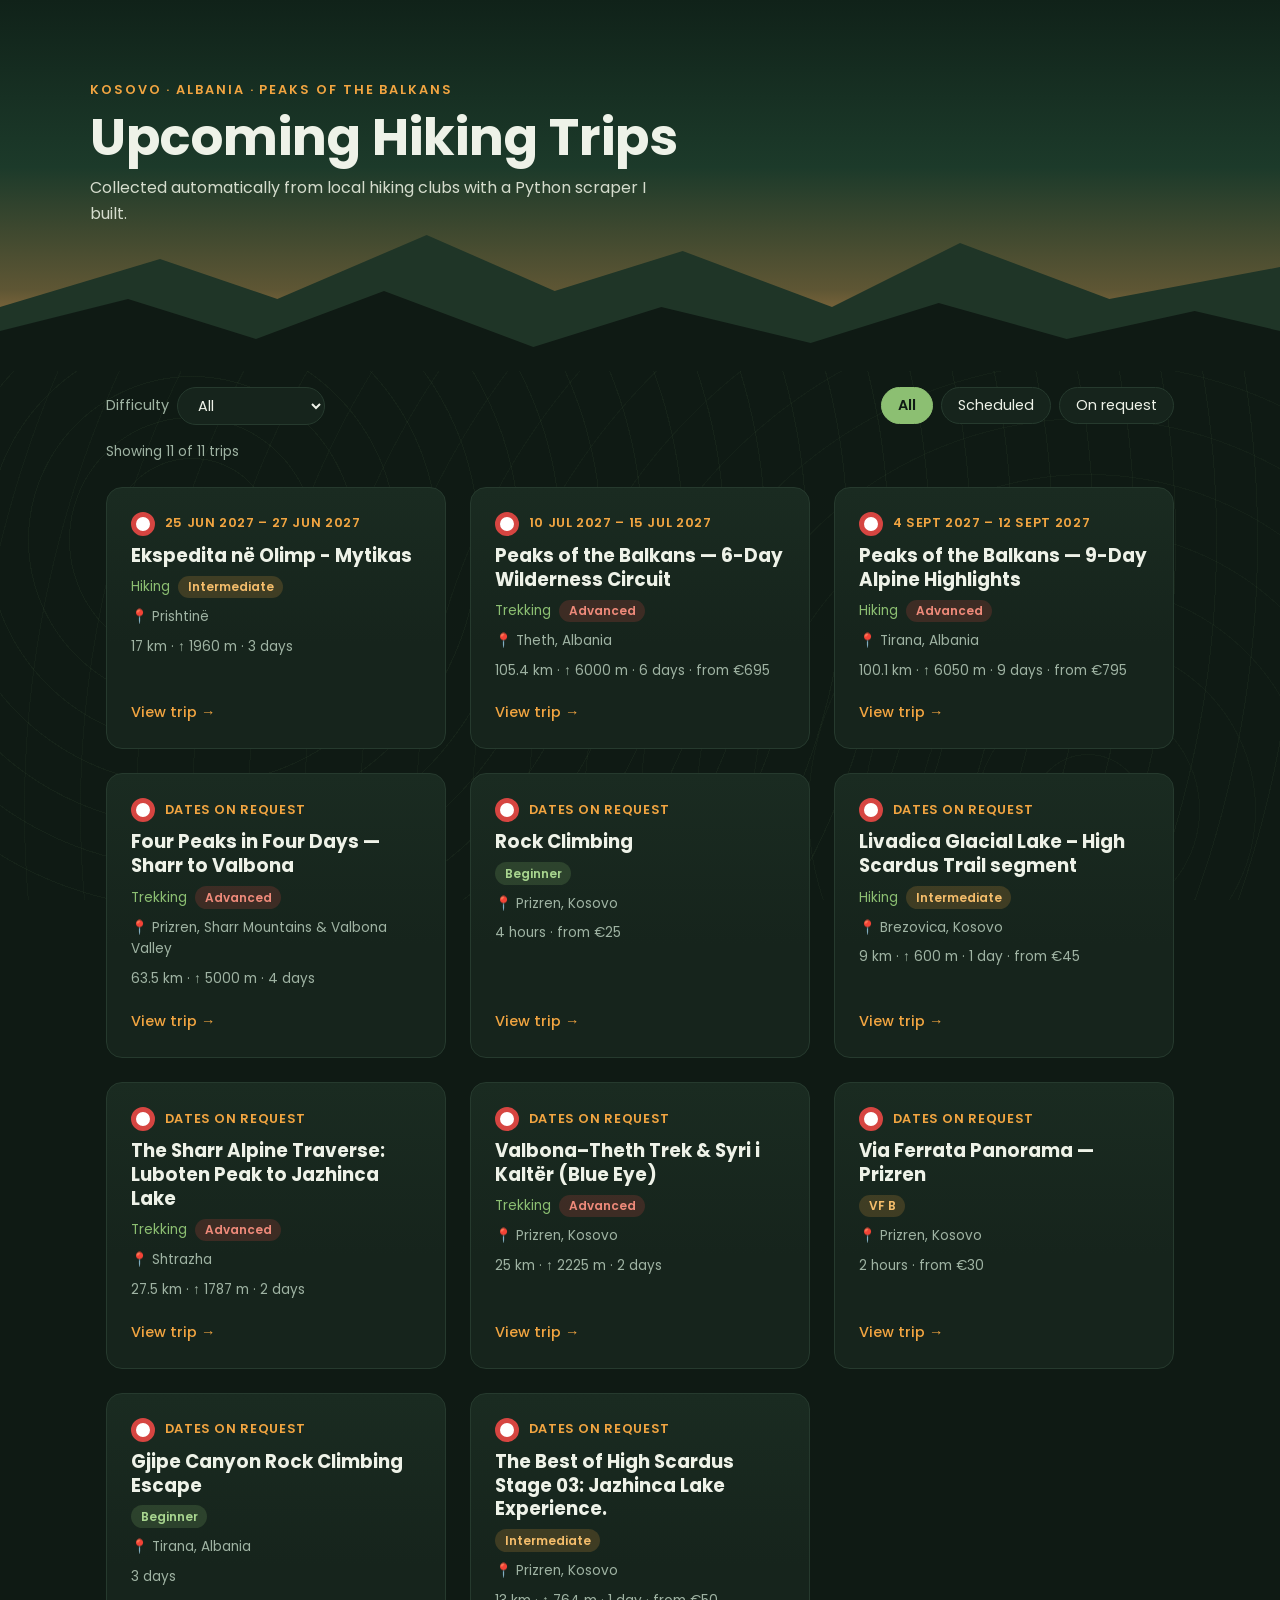
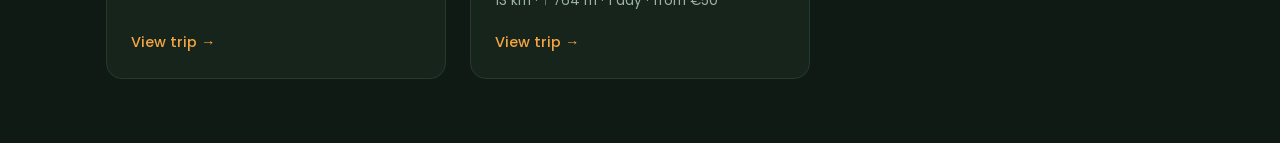
<file: docs/index.html>
<!DOCTYPE html>
<html lang="en">
<head>
  <meta charset="UTF-8">
  <meta name="viewport" content="width=device-width, initial-scale=1.0">
  <title>Hiking Trips in Kosovo & Albania</title>

  <link rel="preconnect" href="https://fonts.googleapis.com">
  <link rel="preconnect" href="https://fonts.gstatic.com" crossorigin>
  <link href="https://fonts.googleapis.com/css2?family=Poppins:wght@400;500;600&display=swap" rel="stylesheet">
  <link rel="stylesheet" href="style.css">
</head>
<body>
  <header class="hikes-hero">
    <div class="hero-content">
      <p class="hero-kicker">Kosovo · Albania · Peaks of the Balkans</p>
      <h1>Upcoming Hiking Trips</h1>
      <p class="hikes-intro">
        Collected automatically from local hiking clubs with a Python scraper I built.
      </p>
    </div>

    <svg class="mountains" viewBox="0 0 1200 200" preserveAspectRatio="none" aria-hidden="true">
      <path class="mountain-back"
        d="M0 200 L0 120 L150 60 L260 110 L400 30 L520 100 L640 50 L780 120 L900 40 L1040 110 L1200 70 L1200 200 Z" />
      <path class="mountain-front"
        d="M0 200 L0 150 L120 110 L240 160 L360 100 L500 170 L620 120 L760 165 L880 115 L1000 160 L1120 125 L1200 150 L1200 200 Z" />
    </svg>
  </header>

  <main class="hikes-page">
    <div class="hikes-filters">
      <label>
        Difficulty
        <select id="filter-difficulty">
          <option value="all">All</option>
        </select>
      </label>

      <div class="status-filter">
        <button class="filter-btn active" data-status="all">All</button>
        <button class="filter-btn" data-status="scheduled">Scheduled</button>
        <button class="filter-btn" data-status="on_request">On request</button>
      </div>
    </div>

    <div id="hikes-status">Loading trips...</div>
    <div id="hikes-grid"></div>
  </main>

  <script src="hikes.js"></script>
</body>
</html>
</file>
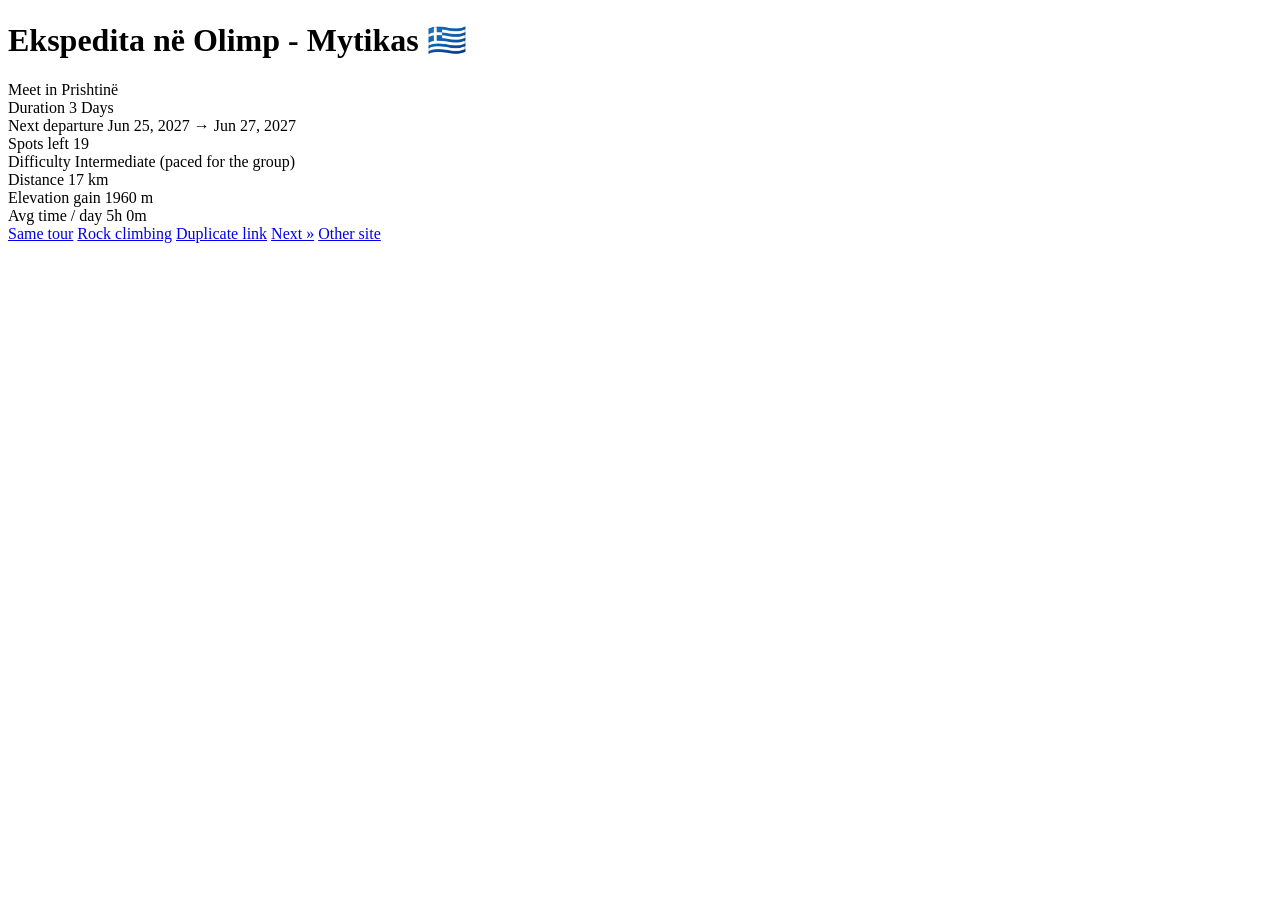
<file: tests/fixtures/shtegtimi_tour.html>
<!doctype html>
<!-- Simplified copy of a Shtegtimi tour page, built from the DevTools structure.
     Lets us test the parser without hitting the real site every time. -->
<html>
<head>
  <meta name="description" content="3-day hiking adventure with local guides in Prishtinë. Moderate difficulty. Mali i Olimpit ngrihet mbi bregdetin e Egjeut">
  <meta property="og:title" content="Ekspedita në Olimp - Mytikas 🇬🇷 (3-Day Trek) | Shtegtimi">
</head>
<body>
  <h1>Ekspedita në Olimp - Mytikas 🇬🇷</h1>
  <div class="text-sm">
    <div class="flex items-baseline gap-2 py-1.5">
      <span class="tour-overview-label">Meet in</span>
      <span class="flex-1 border-b border-dotted"></span>
      <span class="font-normal text-right">Prishtinë</span>
    </div>
    <div class="flex items-baseline gap-2 py-1.5">
      <span class="tour-overview-label">Duration</span>
      <span class="flex-1 border-b border-dotted"></span>
      <span class="font-normal text-right">3 Days</span>
    </div>
    <div class="flex items-baseline gap-2 py-1.5">
      <span class="tour-overview-label">Next departure </span>
      <span class="flex-1 border-b border-dotted"></span>
      <span class="font-normal text-right">Jun 25, 2027 → Jun 27, 2027</span>
    </div>
    <div class="flex items-baseline gap-2 py-1.5">
      <span class="tour-overview-label">Spots left</span>
      <span class="flex-1 border-b border-dotted"></span>
      <span class="font-normal text-right">19</span>
    </div>
    <div class="flex items-baseline gap-2 py-1.5">
      <span class="tour-overview-label">Difficulty</span>
      <span class="flex-1 border-b border-dotted"></span>
      <span class="font-normal text-right">Intermediate <span>(paced for the group)</span></span>
    </div>
    <div class="flex items-baseline gap-2 py-1.5">
      <span class="tour-overview-label">Distance</span>
      <span class="flex-1 border-b border-dotted"></span>
      <span class="font-normal text-right">17 km</span>
    </div>
    <div class="flex items-baseline gap-2 py-1.5">
      <span class="tour-overview-label">Elevation gain</span>
      <span class="flex-1 border-b border-dotted"></span>
      <span class="font-normal text-right">1960 m</span>
    </div>
    <div class="flex items-baseline gap-2 py-1.5">
      <span class="tour-overview-label">Avg time / day</span>
      <span class="flex-1 border-b border-dotted"></span>
      <span class="font-normal text-right">5h 0m</span>
    </div>
  </div>
  <a href="/tours/ekspedita-ne-olimp-mytikas">Same tour</a>
  <a href="/tours/rock-climbing">Rock climbing</a>
  <a href="https://shtegtimi.com/tours/rock-climbing/">Duplicate link</a>
  <a href="/tours?page=2">Next »</a>
  <a href="https://instagram.com/tours/fake">Other site</a>
</body>
</html>
</file>
<file: docs/style.css>
/* ---------- Colors: forest + sunset ---------- */
:root {
  --bg-color: #0f1a14;        /* deep forest */
  --card-color: #16241c;
  --border-color: #263a2e;
  --text-color: #eef2e8;
  --muted-color: #9fb3a3;     /* sage */
  --main-color: #f2a541;      /* sunset amber */
  --moss-color: #8cbf72;
  --marker-red: #d64541;
}

* {
  box-sizing: border-box;
  margin: 0;
  padding: 0;
}

body {
  font-family: "Poppins", sans-serif;
  color: var(--text-color);
  line-height: 1.6;
  background-color: var(--bg-color);
  /* Topographic map: faint contour rings around two "peaks" */
  background-image:
    repeating-radial-gradient(circle at 15% 60%, transparent 0 40px, rgba(140, 191, 114, 0.05) 40px 41px),
    repeating-radial-gradient(circle at 85% 90%, transparent 0 55px, rgba(140, 191, 114, 0.04) 55px 56px);
  background-attachment: fixed;
}

/* ---------- Header with sunset and mountains ---------- */
.hikes-hero {
  position: relative;
  padding: 5rem 1rem 9rem;
  background: linear-gradient(180deg, #102219 0%, #1c3a2a 45%, #5e5634 78%, #c98a4b 100%);
  overflow: hidden;
}

.hero-content {
  position: relative;          /* stays above the mountains */
  z-index: 1;
  max-width: 1100px;
  margin: 0 auto;
}

.hero-kicker {
  color: var(--main-color);
  font-size: 0.8rem;
  font-weight: 600;
  letter-spacing: 0.15em;
  text-transform: uppercase;
}

.hikes-hero h1 {
  font-size: clamp(2rem, 5vw, 3.2rem);
  line-height: 1.15;
  margin: 0.5rem 0;
}

.hikes-intro {
  color: #d5dccd;
  max-width: 560px;
}

.mountains {
  position: absolute;
  bottom: 0;
  left: 0;
  width: 100%;
  height: 160px;
}

.mountain-back {
  fill: #1f3527;
}

.mountain-front {
  fill: var(--bg-color);       /* same as the page, so the header melts into it */
}

/* ---------- Page ---------- */
.hikes-page {
  max-width: 1100px;
  margin: 0 auto;
  padding: 1rem 1rem 4rem;
}

/* ---------- Filters ---------- */
.hikes-filters {
  display: flex;
  flex-wrap: wrap;
  justify-content: space-between;
  align-items: center;
  gap: 1rem;
  margin-bottom: 1rem;
}

.hikes-filters label {
  display: flex;
  align-items: center;
  gap: 0.5rem;
  color: var(--muted-color);
  font-size: 0.9rem;
}

.status-filter {
  display: flex;
  flex-wrap: wrap;
  gap: 0.5rem;
}

select,
.filter-btn {
  font-family: inherit;
  font-size: 0.9rem;
  color: var(--text-color);
  background: var(--card-color);
  border: 1px solid var(--border-color);
  border-radius: 999px;
  padding: 0.45rem 1rem;
  cursor: pointer;
  transition: border-color 0.2s, background 0.2s, color 0.2s;
}

select option {
  background: var(--card-color);
}

select:hover,
.filter-btn:hover {
  border-color: var(--moss-color);
}

.filter-btn.active {
  background: var(--moss-color);
  border-color: var(--moss-color);
  color: var(--bg-color);
  font-weight: 600;
}

#hikes-status {
  color: var(--muted-color);
  font-size: 0.85rem;
  margin-bottom: 1.5rem;
}

/* ---------- Cards ---------- */
#hikes-grid {
  display: grid;
  grid-template-columns: repeat(auto-fill, minmax(280px, 1fr));
  gap: 1.5rem;
}

.hike-card {
  display: flex;
  flex-direction: column;
  gap: 0.5rem;
  background: linear-gradient(180deg, #1a2b21 0%, var(--card-color) 60%);
  border: 1px solid var(--border-color);
  border-radius: 16px;
  padding: 1.5rem;
  transition: transform 0.2s, border-color 0.2s, box-shadow 0.2s;
}

.hike-card:hover {
  transform: translateY(-4px);
  border-color: var(--main-color);
  box-shadow: 0 10px 30px rgba(0, 0, 0, 0.35);
}

/* Date with a red-white-red trail marker in front of it */
.hike-date {
  display: flex;
  align-items: center;
  gap: 0.6rem;
  color: var(--main-color);
  font-size: 0.8rem;
  font-weight: 600;
  text-transform: uppercase;
  letter-spacing: 0.05em;
}

.hike-date::before {
  content: "";
  flex-shrink: 0;
  width: 14px;
  height: 14px;
  border-radius: 50%;
  background: #ffffff;
  border: 5px solid var(--marker-red);
}

.hike-title {
  font-size: 1.15rem;
  line-height: 1.3;
}

.hike-tags {
  font-size: 0.85rem;
  color: var(--moss-color);
  display: flex;
  align-items: center;
  gap: 0.5rem;
}

.hike-location,
.hike-details {
  font-size: 0.85rem;
  color: var(--muted-color);
}

.hike-link {
  margin-top: auto;
  padding-top: 0.75rem;
  color: var(--main-color);
  text-decoration: none;
  font-weight: 500;
  font-size: 0.9rem;
}

.hike-link:hover {
  text-decoration: underline;
}

/* ---------- Difficulty badges (for your exercise) ---------- */
.badge {
  display: inline-block;
  padding: 0.1rem 0.6rem;
  border-radius: 999px;
  font-size: 0.75rem;
  font-weight: 600;
}

.badge-easy   { background: rgba(140, 191, 114, 0.18); color: #a8d58f; }
.badge-medium { background: rgba(242, 165, 65, 0.18);  color: #f5bd6b; }
.badge-hard   { background: rgba(214, 69, 65, 0.2);    color: #ef8a7a; }
.badge-other  { background: rgba(159, 179, 163, 0.15); color: var(--muted-color); }

/* ---------- Keyboard focus ---------- */
select:focus-visible,
.filter-btn:focus-visible,
.hike-link:focus-visible {
  outline: 2px solid var(--main-color);
  outline-offset: 2px;
}
</file>
